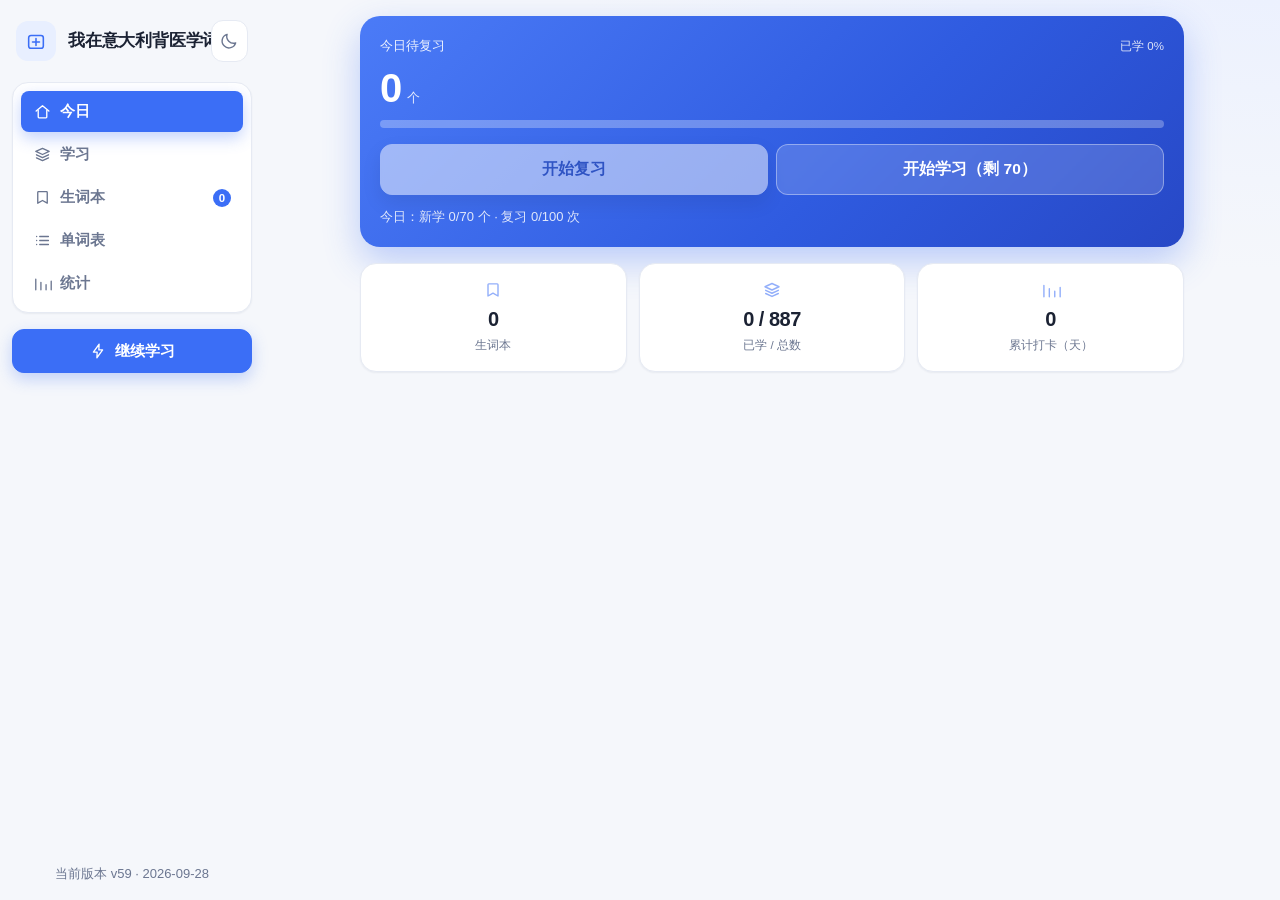
<file: index.html>
<!DOCTYPE html>
<html lang="zh-CN">
<head>
<meta charset="utf-8">
<meta name="viewport" content="width=device-width, initial-scale=1, viewport-fit=cover">
<title>我在意大利背医学词汇 · 肝病门诊高频词</title>
<meta name="theme-color" content="#f4f6fb" media="(prefers-color-scheme: light)">
<meta name="theme-color" content="#0f1420" media="(prefers-color-scheme: dark)">
<meta name="format-detection" content="telephone=no">
<meta name="mobile-web-app-capable" content="yes">
<meta name="apple-mobile-web-app-capable" content="yes">
<meta name="apple-mobile-web-app-status-bar-style" content="default">
<meta name="app-build" content="v30">
<script>
/* 如果浏览器或 CDN 缓存了旧版页面，自动刷新取最新版（同一次会话最多自动刷新一次，避免循环） */
(function () {
  try {
    if (sessionStorage.getItem('mv.healed')) return;
    var mine = (document.querySelector('meta[name="app-build"]') || {}).content;
    if (!mine) return;
    fetch('app.js?t=' + Date.now(), { cache: 'no-store' })
      .then(function (r) { return r.text(); })
      .then(function (t) {
        var m = t.match(/const BUILD = '([^']+)'/);
        if (m && m[1] !== mine) {
          sessionStorage.setItem('mv.healed', '1');
          location.replace(location.pathname + '?u=' + Date.now());
        }
      })
      .catch(function () {});
  } catch (e) { /* 忽略 */ }
})();
</script>
<meta http-equiv="Cache-Control" content="no-cache, no-store, must-revalidate">
<link rel="manifest" href="manifest.json?v=22">
<link rel="icon" href="favicon.png">
<link rel="apple-touch-icon" href="apple-touch-icon.png">
<meta name="apple-mobile-web-app-title" content="背医学词汇">
<link rel="stylesheet" href="styles.css?v=16">
</head>
<body>

<!-- ============ 图标（统一线性风格） ============ -->
<svg class="sprite" aria-hidden="true" focusable="false">
  <symbol id="i-logo" viewBox="0 0 24 24"><path d="M4 8.5A2.5 2.5 0 0 1 6.5 6h11A2.5 2.5 0 0 1 20 8.5v9A2.5 2.5 0 0 1 17.5 20h-11A2.5 2.5 0 0 1 4 17.5z"/><path d="M12 9.2v7.6M8.2 13h7.6"/></symbol>
  <symbol id="i-home" viewBox="0 0 24 24"><path d="M4 11.4 12 4.6l8 6.8"/><path d="M6.6 10.6V19a1 1 0 0 0 1 1h8.8a1 1 0 0 0 1-1v-8.4"/></symbol>
  <symbol id="i-study" viewBox="0 0 24 24"><path d="M12 4.2 3.6 8.1 12 12l8.4-3.9z"/><path d="M4.4 12.4 12 15.9l7.6-3.5"/><path d="M4.4 16.2 12 19.7l7.6-3.5"/></symbol>
  <symbol id="i-book" viewBox="0 0 24 24"><path d="M7 4.6h10a1 1 0 0 1 1 1v13.6l-6-3.4-6 3.4V5.6a1 1 0 0 1 1-1z"/></symbol>
  <symbol id="i-list" viewBox="0 0 24 24"><path d="M8.5 7h11M8.5 12h11M8.5 17h11"/><path d="M4.6 7h.01M4.6 12h.01M4.6 17h.01"/></symbol>
  <symbol id="i-chart" viewBox="0 0 24 24"><path d="M3.5 20V6.5M10 20V10.5M16.5 20v-6.5M23 20v-11"/></symbol>
  <symbol id="i-sun" viewBox="0 0 24 24"><circle cx="12" cy="12" r="4"/><path d="M12 3v2M12 19v2M3 12h2M19 12h2M5.6 5.6l1.4 1.4M17 17l1.4 1.4M18.4 5.6 17 7M7 17l-1.4 1.4"/></symbol>
  <symbol id="i-moon" viewBox="0 0 24 24"><path d="M20 14.3A8.2 8.2 0 0 1 9.7 4 8.3 8.3 0 1 0 20 14.3z"/></symbol>
  <symbol id="i-sound" viewBox="0 0 24 24"><path d="M4.5 9.6h3L11.8 6v12l-4.3-3.6h-3z"/><path d="M15 9.6a3.6 3.6 0 0 1 0 4.8M17.6 7a7 7 0 0 1 0 10"/></symbol>
  <symbol id="i-star" viewBox="0 0 24 24"><path d="M12 4.5l2.4 4.9 5.4.8-3.9 3.8.9 5.4-4.8-2.6-4.8 2.6.9-5.4L4.2 10.2l5.4-.8z"/></symbol>
  <symbol id="i-back" viewBox="0 0 24 24"><path d="M14.5 6.5 9 12l5.5 5.5"/></symbol>
  <symbol id="i-search" viewBox="0 0 24 24"><circle cx="10.8" cy="10.8" r="5.8"/><path d="M15.2 15.2 20 20"/></symbol>
  <symbol id="i-trash" viewBox="0 0 24 24"><path d="M6 7h12"/><path d="M9.5 7V5.5h5V7"/><path d="M8 7l.7 11h6.6L16 7"/></symbol>
  <symbol id="i-bolt" viewBox="0 0 24 24"><path d="M13.5 3 5.8 13.4h5.1L10.5 21l7.7-10.4h-5.1z"/></symbol>
</svg>

<div class="app">

  <header class="topbar">
    <div class="brand">
      <span class="logo"><svg class="ic"><use href="#i-logo"/></svg></span>
      <div>
        <h1>我在意大利背医学词汇</h1>
        <p class="sub">意大利肝病门诊真实对话 · 按频率排序</p>
      </div>
    </div>
    <button id="themeBtn" class="icon-btn" title="切换深浅色" aria-label="切换深浅色">
      <svg class="ic ic-sun"><use href="#i-sun"/></svg>
      <svg class="ic ic-moon"><use href="#i-moon"/></svg>
    </button>
  </header>

  <div class="rail">
    <nav class="tabs" id="tabs">
      <button class="tab active" data-view="home"><svg class="ic"><use href="#i-home"/></svg><span>今日</span></button>
      <button class="tab" data-view="study"><svg class="ic"><use href="#i-study"/></svg><span>学习</span></button>
      <button class="tab" data-view="wordbook"><svg class="ic"><use href="#i-book"/></svg><span>生词本</span><span class="pill" id="bookPill">0</span></button>
      <button class="tab" data-view="all"><svg class="ic"><use href="#i-list"/></svg><span>单词表</span></button>
      <button class="tab" data-view="stats"><svg class="ic"><use href="#i-chart"/></svg><span>统计</span></button>
    </nav>
    <button class="btn primary rail-go" id="railGo"><svg class="ic"><use href="#i-bolt"/></svg><span>继续学习</span></button>
  </div>

  <main>

    <!-- ============ 今日 ============ -->
    <section class="view active" id="view-home">
      <div class="hero">
        <div class="hero-head">
          <span class="hero-label">今日待复习</span>
          <span class="hero-tag" id="homeTip"></span>
        </div>
        <div class="hero-num"><span id="homeDue">0</span><small>个</small></div>
        <div class="progress hero-progress"><div class="bar" id="homeBar"></div></div>
        <div class="hero-actions">
          <button class="btn primary big" id="btnStartReview">开始复习</button>
          <button class="btn big" id="btnStartLearn">学习新词</button>
        </div>
        <p class="muted small hero-line" id="todayLine"></p>
      </div>

      <div class="tiles">
        <div class="stat-card">
          <svg class="ic"><use href="#i-book"/></svg>
          <span class="stat-num" id="homeBook">0</span>
          <span class="stat-label">生词本</span>
        </div>
        <div class="stat-card">
          <svg class="ic"><use href="#i-study"/></svg>
          <span class="stat-num" id="homeLearned">0</span>
          <span class="stat-label">已学 / 总数</span>
        </div>
        <div class="stat-card">
          <svg class="ic"><use href="#i-chart"/></svg>
          <span class="stat-num" id="homeStreak">0</span>
          <span class="stat-label">累计打卡（天）</span>
        </div>
      </div>
    </section>

    <!-- ============ 学习 / 复习 ============ -->
    <section class="view" id="view-study">
      <div class="study-top">
        <div class="progress"><div class="bar" id="studyBar"></div></div>
        <span class="muted small" id="studyCounter"></span>
      </div>

      <div class="study-card" id="studyCard">
        <div class="card-meta">
          <button class="mini" id="btnPrev" title="回到上一个"><svg class="ic"><use href="#i-back"/></svg>上一个</button>
          <span class="grow"></span>
          <span class="rank" id="cardRank"></span>
          <span class="mode-tag" id="cardMode"></span>
          <button class="mini danger" id="btnDel" title="从这个词库里删除"><svg class="ic"><use href="#i-trash"/></svg></button>
          <button class="mini fav" id="btnFav" title="收藏这个词"><svg class="ic"><use href="#i-star"/></svg><span>收藏</span></button>
        </div>
        <div class="card-body">
          <div class="word-en" id="cardEn">—</div>
          <button class="ipa-btn" id="cardIpa" title="点击朗读">/—/</button>
          <p class="card-ex" id="cardEx"></p>
          <div class="answer hidden" id="cardAnswer">
            <div class="answer-zh" id="cardZh"></div>
            <div class="answer-full muted small" id="cardFull"></div>
          </div>
        </div>
        <button class="speak-fab" id="btnSpeak" title="朗读这个词" aria-label="朗读"><svg class="ic"><use href="#i-sound"/></svg></button>
      </div>

      <div class="btn-row study-actions" id="studyActions">
        <button class="btn ghost" id="btnReveal">显示答案</button>
        <button class="btn danger" id="btnUnknown">不认识</button>
        <button class="btn success" id="btnKnown">认识</button>
      </div>

      <div class="panel empty hidden" id="studyEmpty">
        <h2 id="emptyTitle">暂时没有内容</h2>
        <p class="muted" id="emptyText"></p>
        <div class="btn-row center">
          <button class="btn primary" id="btnEmptyAction">返回今日</button>
          <button class="btn" id="btnPrev2">回到上一张</button>
        </div>
      </div>
    </section>

    <!-- ============ 生词本 ============ -->
    <section class="view" id="view-wordbook">
      <div class="panel">
        <div class="panel-head">
          <h2>我的生词本</h2>
          <span class="muted small" id="bookSummary"></span>
        </div>
        <div class="toolbar">
          <label class="search-wrap">
            <svg class="ic"><use href="#i-search"/></svg>
            <input id="bookSearch" class="search" type="search" placeholder="搜索英文 / 中文 / 音标…">
          </label>
          <div class="filters" id="bookFilters">
            <button class="chip active" data-f="due">待复习</button>
            <button class="chip" data-f="all">全部</button>
            <button class="chip" data-f="mastered">已掌握</button>
            <button class="chip" data-f="fav">收藏</button>
          </div>
        </div>
        <div class="btn-row">
          <button class="btn primary" id="btnExtraReview">立即复习生词（不等时间）</button>
        </div>
        <div class="list" id="bookList"></div>
      </div>
    </section>

    <!-- ============ 单词表 ============ -->
    <section class="view" id="view-all">
      <div class="panel">
        <div class="panel-head"><h2>单词表</h2><span class="muted small" id="allCount">476 条</span></div>
        <div class="toolbar">
          <label class="search-wrap">
            <svg class="ic"><use href="#i-search"/></svg>
            <input id="searchInput" class="search" type="search" placeholder="搜索英文 / 中文 / 音标…">
          </label>
          <div class="filters" id="allFilters">
            <button class="chip active" data-f="all">全部</button>
            <button class="chip" data-f="new">还没学</button>
            <button class="chip" data-f="known">已认识</button>
            <button class="chip" data-f="book">生词本</button>
            <button class="chip" data-f="mastered">已掌握</button>
          </div>
        </div>
        <div class="list" id="allList"></div>
      </div>
    </section>

    <!-- ============ 统计 / 设置 ============ -->
    <section class="view" id="view-stats">
      <div class="panel">
        <div class="panel-head"><h2>学习数据</h2></div>
        <div class="cards small-cards">
          <div class="stat-card"><span class="stat-num" id="stLearned">0</span><span class="stat-label">已学词数</span></div>
          <div class="stat-card"><span class="stat-num" id="stKnown">0</span><span class="stat-label">标为已认识</span></div>
          <div class="stat-card"><span class="stat-num" id="stBook">0</span><span class="stat-label">生词总数</span></div>
          <div class="stat-card"><span class="stat-num" id="stMastered">0</span><span class="stat-label">已掌握</span></div>
          <div class="stat-card"><span class="stat-num" id="stToday">0</span><span class="stat-label">今日复习次数</span></div>
          <div class="stat-card"><span class="stat-num" id="stRate">0%</span><span class="stat-label">复习正确率</span></div>
        </div>
        <div class="chart-wrap"><h3>近 7 天复习量</h3><div class="chart" id="chart7"></div></div>
        <div class="chart-wrap"><h3>生词阶段分布</h3><div class="chart" id="chartStage"></div></div>
      </div>

      <div class="panel">
        <div class="panel-head"><h2>设置</h2></div>
        <div class="group">
          <h3>学习偏好</h3>
          <label class="field">
            <span>答完后何时下一张</span>
            <select id="reviewMode">
              <option value="auto">显示答案 1.5 秒后下一张</option>
              <option value="instant">立刻下一张</option>
              <option value="manual">手动点「下一个」</option>
            </select>
          </label>
          <label class="field">
            <span>一次学习多少个</span>
            <select id="sessionSize">
              <option value="9999">不限</option>
              <option value="10">10 个</option>
              <option value="20">20 个</option>
              <option value="30">30 个</option>
              <option value="50">50 个</option>
            </select>
          </label>
          <label class="field">
            <span>每日新学上限</span>
            <select id="dayLearn">
              <option value="9999">不限</option>
              <option value="10">10 个</option>
              <option value="20">20 个</option>
              <option value="30">30 个</option>
              <option value="50">50 个</option>
              <option value="70">70 个</option>
              <option value="100">100 个</option>
            </select>
          </label>
          <label class="field">
            <span>每日复习上限</span>
            <select id="dayReview">
              <option value="9999">不限</option>
              <option value="50">50 次</option>
              <option value="100">100 次</option>
              <option value="200">200 次</option>
              <option value="300">300 次</option>
            </select>
          </label>
          <label class="field check">
            <span>自动朗读（英式男声）</span>
            <input type="checkbox" id="autoSpeak">
          </label>
        </div>

        <div class="group">
          <h3>进度备份</h3>
          <p class="muted small">手机上点「一键备份」会弹出系统面板 → 在里面选「<b>存储到"文件"</b>」；电脑上直接下载。都不会跳走页面。</p>
          <div class="btn-row">
            <button class="btn primary" id="btnExport">一键备份</button>
            <button class="btn" id="btnImport">一键恢复</button>
          </div>
          <input type="file" id="fileInput" class="hidden" accept=".json,application/json,text/plain">
          <p class="muted small">「一键恢复」直接用 App 自己每天存的备份，不弹窗口；想挑更早的文件备份：<button class="mini" id="btnPickFile">从「文件」里选一份</button></p>
          <p class="muted small" id="backupInfo"></p>
        </div>

        <div class="group danger-zone">
          <h3>维护</h3>
          <div class="btn-row">
            <button class="btn" id="btnCheckUpdate">更新到最新版本</button>
            <span class="muted small" id="updateInfo"></span>
          </div>
          <details class="details" id="goneBox" hidden>
            <summary>已删除的词（<span id="goneCount">0</span>）</summary>
            <p class="muted small">点某一行末尾的「恢复」只找回那个词；想全部找回用下面的按钮。</p>
            <div class="list" id="goneList"></div>
            <div class="btn-row">
              <button class="btn" id="btnRestore">全部找回</button>
            </div>
          </details>
          <div class="btn-row">
            <button class="btn danger" id="btnReset">清空所有学习记录</button>
          </div>
        </div>
      </div>
    </section>

  </main>

  <footer class="foot muted small">
    <span id="buildInfo" class="muted small"></span>
  </footer>

</div>

<div class="toast" id="toast"></div>

<script src="app.js?v=59"></script>
</body>
</html>
</file>
<file: styles.css>
/* ==========================================================================
   我在意大利背医学词汇 · 样式表
   结构：1 设计令牌  2 基础  3 布局骨架  4 导航（手机底栏 / 平板顶栏 / 桌面侧栏）
        5 通用组件  6 各功能模块  7 动画  8 响应式细节
   ========================================================================== */

/* ---------- 1. 设计令牌 ---------- */
:root {
  /* 颜色（浅色） */
  --bg: #f5f7fb;
  --bg-gradient: radial-gradient(1200px 600px at 100% -10%, #e9efff 0%, rgba(233, 239, 255, 0) 60%);
  --surface: #ffffff;
  --surface-2: #f2f5fb;
  --text: #1b2233;
  --text-2: #46506b;
  --muted: #6b7690;
  --line: #e6eaf3;
  --primary: #3b6ef6;
  --primary-ink: #ffffff;
  --primary-soft: #e8efff;
  --success: #14a06b;
  --success-soft: #e3f7ef;
  --danger: #e5484d;
  --danger-soft: #fdecec;
  --warn: #c98200;
  --warn-soft: #fff4dd;
  /* 间距 */
  --sp-1: 4px;  --sp-2: 8px;  --sp-3: 12px; --sp-4: 16px; --sp-5: 20px; --sp-6: 28px;
  /* 圆角 */
  --r-xs: 8px; --r-sm: 12px; --r-md: 16px; --r-lg: 20px; --r-full: 999px;
  /* 字号 */
  --fs-xs: 11.5px; --fs-sm: 13px; --fs-md: 14.5px; --fs-lg: 17px; --fs-xl: 20px; --fs-2xl: 30px;
  /* 阴影 */
  --shadow-sm: 0 1px 2px rgba(24, 39, 75, .06);
  --shadow: 0 6px 20px rgba(28, 45, 90, .07);
  --shadow-lg: 0 14px 40px rgba(28, 45, 90, .12);
  --ring: 0 0 0 3px color-mix(in srgb, var(--primary) 22%, transparent);
  --ease: cubic-bezier(.2, .7, .3, 1);
  --rail-w: 264px;
  --tabbar-h: 62px;
}

html[data-theme="dark"] {
  --bg: #0f1420;
  --bg-gradient: radial-gradient(1200px 600px at 100% -10%, #16203a 0%, rgba(22, 32, 58, 0) 60%);
  --surface: #171d2b;
  --surface-2: #1f2739;
  --text: #e8ecf6;
  --text-2: #b9c2d8;
  --muted: #96a0b8;
  --line: #262e42;
  --primary: #6d93ff;
  --primary-ink: #0f1420;
  --primary-soft: #1d2740;
  --success: #3ecf95;
  --success-soft: #14291f;
  --danger: #ff6b70;
  --danger-soft: #2c1a1c;
  --warn: #e8b45c;
  --warn-soft: #33280f;
  --shadow-sm: 0 1px 2px rgba(0, 0, 0, .3);
  --shadow: 0 8px 24px rgba(0, 0, 0, .35);
  --shadow-lg: 0 16px 44px rgba(0, 0, 0, .45);
}

/* ---------- 2. 基础 ---------- */
* { box-sizing: border-box; }
html {
  -webkit-text-size-adjust: 100%; text-size-adjust: 100%;
  -webkit-tap-highlight-color: transparent;   /* 手机上点按钮不再闪灰色方块 */
}

body {
  margin: 0;
  background: var(--bg);
  background-image: var(--bg-gradient);
  background-attachment: fixed;
  color: var(--text);
  font: 15px/1.55 -apple-system, "Segoe UI", "PingFang SC", "Microsoft YaHei", Roboto, Helvetica, Arial, sans-serif;
  -webkit-font-smoothing: antialiased;
  overscroll-behavior-y: contain;
}

h1, h2, h3 { margin: 0; font-weight: 650; letter-spacing: -.2px; }
h1 { font-size: var(--fs-lg); }
h2 { font-size: var(--fs-lg); }
h3 { font-size: var(--fs-sm); color: var(--muted); font-weight: 600; }
p { margin: var(--sp-1) 0 0; }

.muted { color: var(--muted); }
.small { font-size: var(--fs-sm); }
.hidden { display: none !important; }
.grow { flex: 1 1 auto; }
.center { justify-content: center; }
.sprite { display: none; }

.ic {
  width: 20px; height: 20px; flex: 0 0 auto;
  fill: none; stroke: currentColor; stroke-width: 1.7;
  stroke-linecap: round; stroke-linejoin: round;
}
.ic-num { font-variant-numeric: tabular-nums; }

::selection { background: color-mix(in srgb, var(--primary) 26%, transparent); }

/* ---------- 3. 布局骨架 ---------- */
.app {
  display: grid;
  grid-template-columns: 1fr;
  grid-template-rows: auto auto 1fr auto;
  grid-template-areas: "topbar" "rail" "main" "foot";
  min-height: 100vh;
  min-height: 100dvh;
}
.app > .topbar { grid-area: topbar; }
.app > .rail { grid-area: rail; }
.app > main { grid-area: main; }
.app > .foot { grid-area: foot; }

main {
  display: flex; flex-direction: column;      /* 让各页面能撑满可用高度 */
  padding: var(--sp-4) var(--sp-4) 0; min-height: 0;
}

.view { display: none; }
.view.active {
  display: flex; flex-direction: column; gap: var(--sp-4);
  min-height: 0; flex: 1 1 auto;
  animation: view-in .22s var(--ease);
}

.foot { margin: var(--sp-2) 0 0; padding: 0 var(--sp-4) var(--sp-3); text-align: center; }

/* ---------- 4. 导航 ---------- */
.topbar {
  display: flex; align-items: center; justify-content: space-between; gap: var(--sp-3);
  padding: calc(var(--sp-4) + env(safe-area-inset-top)) var(--sp-4) var(--sp-3);
}
.brand { display: flex; align-items: center; gap: var(--sp-3); min-width: 0; }
.logo {
  width: 40px; height: 40px; border-radius: var(--r-sm); flex: 0 0 auto;
  display: grid; place-items: center; color: var(--primary);
  background: var(--primary-soft);
}
.logo .ic { width: 22px; height: 22px; }
.sub { margin: 2px 0 0; font-size: var(--fs-xs); color: var(--muted); }
.brand h1 { white-space: nowrap; overflow: hidden; text-overflow: ellipsis; }

.icon-btn {
  display: grid; place-items: center; position: relative;
  width: 42px; height: 42px; border-radius: var(--r-sm); cursor: pointer;
  border: 1px solid var(--line); background: var(--surface); color: var(--muted);
  transition: color .18s var(--ease), background .18s var(--ease), box-shadow .18s var(--ease);
}
.icon-btn:hover { color: var(--primary); box-shadow: var(--shadow-sm); }
.icon-btn .ic { position: absolute; transition: opacity .2s var(--ease), transform .3s var(--ease); }
.icon-btn .ic-sun { opacity: 0; transform: rotate(-40deg) scale(.8); }
.icon-btn .ic-moon { opacity: 1; transform: none; }
html[data-theme="dark"] .icon-btn .ic-sun { opacity: 1; transform: none; }
html[data-theme="dark"] .icon-btn .ic-moon { opacity: 0; transform: rotate(40deg) scale(.8); }

.rail { display: flex; flex-direction: column; gap: var(--sp-3); padding: 0 var(--sp-4) var(--sp-2); }

.tabs {
  display: flex; gap: var(--sp-1); align-items: stretch;
  overflow-x: auto; scrollbar-width: none;
  background: var(--surface); border: 1px solid var(--line); border-radius: var(--r-full);
  padding: var(--sp-1); box-shadow: var(--shadow-sm);
}
.tabs::-webkit-scrollbar { display: none; }
.tab {
  display: inline-flex; align-items: center; justify-content: center; gap: var(--sp-2);
  flex: 1 1 auto; white-space: nowrap; cursor: pointer;
  border: 0; background: transparent; color: var(--muted);
  padding: 9px var(--sp-3); border-radius: var(--r-full);
  font-size: var(--fs-md); font-weight: 600;
  transition: background .18s var(--ease), color .18s var(--ease), transform .12s var(--ease);
}
.tab .ic { width: 18px; height: 18px; }
.tab.active { background: var(--primary-soft); color: var(--primary); }
.tab:active { transform: scale(.97); }
.pill {
  display: inline-block; min-width: 18px; padding: 0 5px; margin-left: 2px;
  border-radius: var(--r-full); background: var(--primary); color: var(--primary-ink);
  font-size: var(--fs-xs); line-height: 18px; text-align: center; font-weight: 600;
}
.tab.active .pill { background: var(--primary); color: #fff; }
html[data-theme="dark"] .tab.active .pill { color: var(--primary-ink); }

.rail .rail-go { display: none; }

/* ---------- 5. 通用组件 ---------- */
.panel {
  background: var(--surface); border: 1px solid var(--line); border-radius: var(--r-lg);
  padding: var(--sp-5); box-shadow: var(--shadow);
  display: flex; flex-direction: column; min-height: 0;
}
.panel-head {
  display: flex; align-items: baseline; justify-content: space-between;
  gap: var(--sp-3); flex-wrap: wrap;
}

.group { margin-top: var(--sp-5); padding-top: var(--sp-4); border-top: 1px solid var(--line); }
.group > h3 { margin-bottom: var(--sp-2); }
.group:first-of-type { border-top: 0; padding-top: 0; }
.danger-zone > h3 { color: var(--danger); }

.btn-row { display: flex; gap: var(--sp-2); margin-top: var(--sp-3); flex-wrap: wrap; align-items: center; }
.btn {
  display: inline-flex; align-items: center; justify-content: center; gap: var(--sp-2);
  border: 1px solid var(--line); background: var(--surface); color: var(--text);
  padding: 11px var(--sp-4); border-radius: var(--r-sm); min-height: 44px;
  font-size: var(--fs-md); font-weight: 600; cursor: pointer;
  transition: transform .1s var(--ease), box-shadow .18s var(--ease), background .18s var(--ease), border-color .18s var(--ease);
}
.btn .ic { width: 18px; height: 18px; }
.btn:hover { box-shadow: var(--shadow-sm); border-color: color-mix(in srgb, var(--primary) 35%, var(--line)); }
.btn:active { transform: scale(.985); }
.btn.primary { background: var(--primary); border-color: var(--primary); color: #fff; box-shadow: 0 6px 16px color-mix(in srgb, var(--primary) 28%, transparent); }
html[data-theme="dark"] .btn.primary { color: var(--primary-ink); }
.btn.success { background: var(--success); border-color: var(--success); color: #fff; }
.btn.danger { background: var(--danger-soft); border-color: transparent; color: var(--danger); }
.btn.ghost { background: var(--surface-2); border-color: transparent; color: var(--text-2); }
.btn.big { flex: 1 1 150px; padding: 14px var(--sp-4); font-size: 15.5px; }
.btn[disabled] { opacity: .45; cursor: not-allowed; box-shadow: none; }
a.btn { text-decoration: none; }   /* 「去生成令牌」用的是链接，去掉下划线 */

kbd {
  font: 11px/1.4 ui-monospace, monospace; padding: 1px 5px; margin-left: var(--sp-1);
  border: 1px solid color-mix(in srgb, currentColor 25%, transparent);
  border-bottom-width: 2px; border-radius: 6px; opacity: .8;
}

.mini {
  display: inline-flex; align-items: center; gap: 5px; white-space: nowrap;
  border: 1px solid var(--line); background: var(--surface); color: var(--text-2);
  border-radius: var(--r-xs); padding: 6px 10px; min-height: 34px;
  font-size: var(--fs-sm); font-weight: 600; cursor: pointer;
  transition: background .15s var(--ease), color .15s var(--ease), border-color .15s var(--ease), transform .1s var(--ease);
}
.mini .ic { width: 16px; height: 16px; }
.mini:active { transform: scale(.96); }
/* 只放图标的迷你按钮（列表里的朗读 / 收藏） */
.mini.ico { width: 34px; padding: 0; justify-content: center; }
.mini.ico .ic { width: 17px; height: 17px; }
.mini.ok { color: var(--success); border-color: transparent; background: var(--success-soft); }
.mini.danger { color: var(--danger); border-color: transparent; background: var(--danger-soft); }
.mini.fav.on { color: var(--warn); border-color: transparent; background: var(--warn-soft); }
.mini.fav.on .ic { fill: currentColor; }
.mini[disabled] { opacity: .4; }

.chip {
  display: inline-flex; align-items: center; min-height: 34px;
  border: 1px solid var(--line); background: var(--surface); color: var(--muted);
  padding: 6px 13px; border-radius: var(--r-full); font-size: var(--fs-sm); font-weight: 600; cursor: pointer;
  transition: background .16s var(--ease), color .16s var(--ease), border-color .16s var(--ease);
}
.chip:hover { color: var(--text-2); border-color: color-mix(in srgb, var(--primary) 30%, var(--line)); }
.chip.active { background: var(--primary); border-color: var(--primary); color: #fff; }

.filters { display: flex; gap: var(--sp-2); flex-wrap: wrap; }

.toolbar { display: flex; flex-direction: column; gap: var(--sp-3); margin-top: var(--sp-3); }
.search-wrap { display: block; position: relative; }
.search-wrap .ic {
  position: absolute; left: 12px; top: 50%; transform: translateY(-50%);
  width: 17px; height: 17px; color: var(--muted); pointer-events: none;
}
.search {
  width: 100%; padding: 11px var(--sp-4) 11px 38px; border-radius: var(--r-sm);
  border: 1px solid var(--line); background: var(--surface-2); color: var(--text);
  font-size: var(--fs-md); transition: border-color .18s var(--ease), box-shadow .18s var(--ease);
}
.search:focus { outline: none; border-color: var(--primary); box-shadow: var(--ring); background: var(--surface); }
textarea.search { min-height: 92px; resize: vertical; line-height: 1.45; padding-left: var(--sp-4); font-family: ui-monospace, Consolas, monospace; font-size: var(--fs-sm); word-break: break-all; }

select {
  padding: 10px var(--sp-3); border-radius: var(--r-sm); border: 1px solid var(--line);
  background: var(--surface-2); color: var(--text); font-size: var(--fs-md); cursor: pointer;
  transition: border-color .18s var(--ease), box-shadow .18s var(--ease);
}
select:focus { outline: none; border-color: var(--primary); box-shadow: var(--ring); }

.field { display: flex; align-items: center; justify-content: space-between; gap: var(--sp-3); margin-top: var(--sp-3); }
.field > span { font-size: var(--fs-md); color: var(--text-2); }

input[type="checkbox"] {
  appearance: none; -webkit-appearance: none; position: relative;
  width: 52px; height: 32px; margin: 0; border-radius: var(--r-full); flex: 0 0 auto;
  background: var(--line); cursor: pointer; transition: background .2s var(--ease);
}
input[type="checkbox"]::after {
  content: ''; position: absolute; top: 3px; left: 3px; width: 26px; height: 26px;
  border-radius: 50%; background: #fff; box-shadow: 0 1px 3px rgba(0, 0, 0, .25);
  transition: transform .2s var(--ease);
}
input[type="checkbox"]:checked { background: var(--primary); }
input[type="checkbox"]:checked::after { transform: translateX(20px); }

.progress { flex: 1; height: 8px; border-radius: var(--r-full); background: var(--line); overflow: hidden; }
.bar { height: 100%; width: 0; border-radius: var(--r-full); background: var(--primary); transition: width .3s var(--ease); }

.status-chip {
  display: inline-flex; align-items: center; font-size: var(--fs-xs); font-weight: 600;
  padding: 2px 8px; border-radius: var(--r-full); background: var(--surface-2); color: var(--muted);
}
.status-chip.book { background: var(--danger-soft); color: var(--danger); }
.status-chip.known { background: var(--success-soft); color: var(--success); }
.status-chip.mastered { background: var(--primary-soft); color: var(--primary); }
.status-chip.fav { background: var(--warn-soft); color: var(--warn); }

.steps { margin: var(--sp-3) 0 0; padding-left: 20px; }
.steps li { margin: var(--sp-2) 0; line-height: 1.7; font-size: var(--fs-sm); color: var(--text-2); }
.steps .mini, .steps .btn { margin-left: var(--sp-2); vertical-align: middle; }
.details { margin-top: var(--sp-3); border-top: 1px dashed var(--line); padding-top: var(--sp-3); }
.details summary {
  cursor: pointer; display: flex; align-items: center; min-height: 34px;
  font-size: var(--fs-sm); color: var(--muted); font-weight: 600;
}
.details summary::-webkit-details-marker { display: none; }
.details summary::before { content: '＋'; margin-right: 6px; color: var(--primary); font-weight: 700; }
.details[open] summary::before { content: '－'; }

/* ---------- 6. 功能模块 ---------- */

/* 今日：主入口 + 数据磁贴 */
.hero {
  display: flex; flex-direction: column; gap: var(--sp-3);
  padding: var(--sp-5); border-radius: var(--r-lg); color: #fff;
  background: linear-gradient(135deg, #4b7bf7 0%, #2f5be0 60%, #2748c6 100%);
  box-shadow: 0 14px 36px color-mix(in srgb, var(--primary) 32%, transparent);
}
html[data-theme="dark"] .hero { background: linear-gradient(135deg, #3557b8 0%, #2a4490 60%, #22376f 100%); }
.hero-head { display: flex; align-items: baseline; justify-content: space-between; gap: var(--sp-3); }
.hero-label { font-size: var(--fs-sm); opacity: .9; }
.hero-tag { font-size: var(--fs-xs); opacity: .85; }
.hero-num { display: flex; align-items: baseline; gap: 6px; font-variant-numeric: tabular-nums; }
.hero-num > span { font-size: 40px; font-weight: 750; letter-spacing: -1px; line-height: 1; }
.hero-num small { font-size: var(--fs-sm); opacity: .85; }
.hero-progress { flex: 0 0 auto; background: rgba(255, 255, 255, .28); height: 8px; }
.hero-progress .bar { background: #fff; }
.hero-actions { display: flex; gap: var(--sp-2); flex-wrap: wrap; margin-top: var(--sp-1); }
.hero-actions .btn { white-space: nowrap; }   /* 按钮文字不换行，挤不下就整颗换到下一行 */
.hero .btn { background: rgba(255, 255, 255, .16); border-color: rgba(255, 255, 255, .38); color: #fff; backdrop-filter: blur(2px); }
.hero .btn.primary { background: #fff; border-color: #fff; color: #24409e; box-shadow: 0 8px 20px rgba(0, 0, 0, .16); }
.hero .btn[disabled] { opacity: .5; }
.hero-line { margin: 0; color: rgba(255, 255, 255, .85) !important; }
.hero-line:empty { display: none; }

/* 首页：内容从顶部排（原来垂直居中，手机上方会留一大块空白） */
#view-home > .hero { flex: 0 0 auto; }
#view-home > .tiles { flex: 0 0 auto; }

/* 生词本 / 单词表：面板铺满，避免底部留白 */
#view-wordbook .panel,
#view-all .panel { flex: 1 1 auto; }

/* 统计：面板一起撑开 */
#view-stats .panel { flex: 1 1 auto; }

.tiles { display: grid; grid-template-columns: repeat(3, 1fr); gap: var(--sp-3); }
.tiles .stat-card { position: relative; padding: var(--sp-4) var(--sp-3); }
.tiles .stat-card > .ic { color: var(--primary); opacity: .55; margin-bottom: 2px; }

.cards { display: grid; grid-template-columns: repeat(3, 1fr); gap: var(--sp-3); }
.cards.small-cards { grid-template-columns: repeat(3, 1fr); }
.stat-card {
  display: flex; flex-direction: column; align-items: center; gap: 2px;
  background: var(--surface); border: 1px solid var(--line); border-radius: var(--r-md);
  padding: var(--sp-4) var(--sp-3); text-align: center; box-shadow: var(--shadow-sm);
}
.stat-num { display: block; font-size: var(--fs-xl); font-weight: 700; letter-spacing: -.5px; font-variant-numeric: tabular-nums; }
.stat-label { font-size: var(--fs-xs); color: var(--muted); }

/* 学习 */
.study-top { display: flex; align-items: center; gap: var(--sp-3); }
/* 手机上给右下角的喇叭留出空间，避免压住释义 */
@media (max-width: 719px) {
  .card-body { padding-bottom: 48px; }
}
#view-study { gap: var(--sp-3); }
.study-card {
  position: relative;
  flex: 1 1 auto; min-height: 300px;
  display: flex; flex-direction: column; gap: var(--sp-3);
  background: var(--surface); border: 1px solid var(--line); border-radius: var(--r-lg);
  padding: var(--sp-4); box-shadow: var(--shadow);
}
.study-card.card-anim .card-body { animation: card-in .24s var(--ease); }
.card-meta { display: flex; align-items: center; gap: var(--sp-2); row-gap: var(--sp-2); flex-wrap: wrap; }
.card-meta .mini { font-size: var(--fs-xs); padding: 6px 9px; }
.card-meta .mini[disabled] { opacity: .35; }
.card-meta .fav { margin-left: 0; }
.card-meta .rank, .card-meta .mode-tag {
  font-size: var(--fs-xs); font-weight: 600; padding: 4px 10px; border-radius: var(--r-full);
  background: var(--primary-soft); color: var(--primary); white-space: nowrap;
}
.card-meta .mode-tag { background: var(--success-soft); color: var(--success); }

.card-body {
  flex: 1 1 auto; min-height: 0;
  display: flex; flex-direction: column; align-items: center; justify-content: center; gap: var(--sp-2);
  text-align: center;
}
.word-en { font-size: clamp(27px, 6.4vw, 42px); font-weight: 700; letter-spacing: -.6px; line-height: 1.18; overflow-wrap: anywhere; }
.ipa-btn {
  border: 1px dashed var(--line); background: var(--surface-2); color: var(--primary);
  font: var(--fs-md)/1.4 ui-monospace, monospace; padding: 6px 12px; border-radius: var(--r-xs);
  max-width: 100%; cursor: pointer; transition: border-color .18s var(--ease), background .18s var(--ease);
}
.ipa-btn:hover { border-color: var(--primary); }
.card-ex { margin: var(--sp-3) 0 0; max-width: 34em; font-size: var(--fs-md); line-height: 1.6; color: var(--muted); font-style: italic; overflow-wrap: anywhere; }
.card-ex:empty { display: none; }

/* 卡片右下角的朗读喇叭 */
.speak-fab {
  position: absolute; right: var(--sp-4); bottom: var(--sp-4);
  width: 52px; height: 52px; display: grid; place-items: center;
  border-radius: 50%; cursor: pointer; color: var(--primary);
  border: 1px solid color-mix(in srgb, var(--primary) 28%, var(--line));
  background: color-mix(in srgb, var(--primary) 10%, var(--surface));
  box-shadow: var(--shadow-sm);
  transition: transform .12s var(--ease), background .18s var(--ease), box-shadow .18s var(--ease);
}
.speak-fab .ic { width: 24px; height: 24px; }
.speak-fab:hover { box-shadow: var(--shadow); }
.speak-fab:active { transform: scale(.94); background: color-mix(in srgb, var(--primary) 18%, var(--surface)); }
.speak-fab.playing { background: var(--primary); color: #fff; border-color: transparent; }
.answer { margin-top: var(--sp-4); animation: fade-in .24s var(--ease); }
.answer-zh { font-size: 22px; font-weight: 650; color: var(--success); overflow-wrap: anywhere; }
.answer-zh.unknown { color: var(--danger); }
.answer-zh[data-mark]:not([data-mark=""])::after {
  content: attr(data-mark); display: block; font-size: var(--fs-xs); font-weight: 500;
  color: var(--muted); margin-top: 3px;
}
.answer-full { margin-top: var(--sp-1); }

.study-actions { position: sticky; bottom: calc(var(--sp-3) + env(safe-area-inset-bottom)); flex-wrap: nowrap; }
.study-actions .btn { flex: 1 1 0; min-width: 0; padding: 12px 6px; font-size: var(--fs-md); white-space: nowrap; overflow: hidden; text-overflow: ellipsis; }
.study-actions .btn kbd { margin-left: 3px; }
.panel.empty { text-align: center; align-items: center; flex: 0 0 auto; }

/* 列表：扁平分隔线式（原来每行一个方框，又重又乱，还拉高了行高） */
.list { margin-top: var(--sp-2); display: flex; flex-direction: column; min-height: 0; }
.row {
  display: grid; grid-template-columns: minmax(0, 1fr) auto; gap: var(--sp-3); align-items: center;
  padding: 11px 4px; border-top: 1px solid var(--line);
  background: var(--surface); transition: background .16s var(--ease);
  content-visibility: auto; contain-intrinsic-size: auto 84px;   /* 屏幕外的行不渲染，长列表滑动更顺 */
}
.row:first-child { border-top: 0; }
.row-main { min-width: 0; }
.row .en { font-weight: 650; overflow-wrap: anywhere; }
.row .zh { font-size: var(--fs-sm); color: var(--text-2); }
.row .ipa { font-family: ui-monospace, monospace; font-size: 12.5px; color: var(--muted); }
.row .meta { display: flex; align-items: center; gap: 6px; flex-wrap: wrap; margin-top: 4px; font-size: var(--fs-xs); color: var(--muted); }
.row-actions { display: flex; gap: 6px; align-items: center; flex-wrap: nowrap; justify-content: flex-end; }
.row-tag {
  display: inline-block; padding: 1px 7px; border-radius: var(--r-full);
  background: var(--surface-2); color: var(--muted); font-size: var(--fs-xs); font-weight: 600;
  white-space: nowrap;
}
.row-tag.no { margin-right: 6px; color: var(--text-2); font-variant-numeric: tabular-nums; }
.row:hover { background: var(--surface-2); }
@media (hover: none) { .row:hover { background: var(--surface); } }
.list-empty { padding: var(--sp-5) 0; text-align: center; }
.list .more-btn {
  border: 0; border-top: 1px solid var(--line); border-radius: 0;
  background: var(--surface-2); color: var(--text-2); min-height: 46px; margin-top: 2px;
}
.list .more-btn:hover { background: var(--primary-soft); color: var(--primary); }

/* 图表 */
.chart-wrap { margin-top: var(--sp-5); }
.chart { display: flex; align-items: flex-end; gap: var(--sp-2); height: 116px; margin-top: var(--sp-2); }
.chart .col { flex: 1; display: flex; flex-direction: column; align-items: center; gap: 6px; }
.chart .col .v { font-size: var(--fs-xs); color: var(--muted); }
.chart .col .b { width: 100%; border-radius: var(--r-xs) var(--r-xs) 3px 3px; background: var(--primary); min-height: 3px; opacity: .9; }
.chart .col .t { font-size: 11px; color: var(--muted); }

/* 提示 */
.toast {
  position: fixed; left: 50%; bottom: calc(var(--sp-5) + env(safe-area-inset-bottom));
  transform: translate(-50%, 16px); z-index: 60;
  background: #1b2233; color: #fff; padding: 10px 18px; border-radius: var(--r-sm);
  font-size: var(--fs-sm); max-width: 90vw; text-align: center;
  opacity: 0; pointer-events: none; box-shadow: var(--shadow-lg);
  transition: opacity .2s var(--ease), transform .2s var(--ease);
}
html[data-theme="dark"] .toast { background: #2b3550; }
.toast.show { opacity: 1; transform: translate(-50%, 0); }

/* ---------- 7. 动画 ---------- */
@keyframes view-in { from { opacity: 0; transform: translateY(6px); } to { opacity: 1; transform: none; } }
@keyframes card-in { from { opacity: 0; transform: translateY(8px) scale(.99); } to { opacity: 1; transform: none; } }
@keyframes fade-in { from { opacity: 0; } to { opacity: 1; } }
@media (prefers-reduced-motion: reduce) {
  *, *::before, *::after { animation-duration: .001ms !important; transition-duration: .001ms !important; }
}

/* ---------- 8. 响应式 ---------- */

/* 手机：底部标签栏，拇指可达 */
@media (max-width: 719px) {
  .app { padding-bottom: calc(var(--tabbar-h) + env(safe-area-inset-bottom)); }
  .rail {
    position: fixed; left: 0; right: 0; bottom: 0; z-index: 40;
    padding: var(--sp-1) var(--sp-2) calc(var(--sp-1) + env(safe-area-inset-bottom));
    background: color-mix(in srgb, var(--surface) 88%, transparent);
    backdrop-filter: blur(14px);
    border-top: 1px solid var(--line);
    box-shadow: 0 -6px 24px rgba(28, 45, 90, .08);
  }
  .tabs {
    background: transparent; border: 0; box-shadow: none; padding: 0;
    gap: 0; border-radius: 0;
  }
  .tab {
    flex: 1 1 0; flex-direction: column; gap: 3px; padding: 6px 2px;
    border-radius: var(--r-sm); font-size: 11px; font-weight: 600;
  }
  .tab .ic { width: 22px; height: 22px; }
  .tab.active { background: transparent; color: var(--primary); }
  .tab.active .ic { transform: translateY(-1px); }
  .tab.active::after {
    content: ''; width: 16px; height: 3px; border-radius: 2px; background: var(--primary);
    position: absolute; transform: translateY(26px);
  }
  .tab { position: relative; }
  .pill { position: absolute; top: 2px; right: 18%; margin: 0; }
  .topbar { padding-bottom: var(--sp-2); }
  .sub { display: none; }
  main { padding: var(--sp-3) var(--sp-3) 0; }
  .view.active { gap: var(--sp-3); }
  .panel, .hero { padding: var(--sp-4); }
  .tiles { gap: var(--sp-2); }
  .study-actions { bottom: calc(var(--tabbar-h) + var(--sp-2) + env(safe-area-inset-bottom)); }
  .toast { bottom: calc(var(--tabbar-h) + var(--sp-4) + env(safe-area-inset-bottom)); }
  .foot { padding-bottom: var(--sp-2); opacity: .72; }
  /* 筛选标签排成一行横滑，不再换行占两行 */
  .filters { flex-wrap: nowrap; overflow-x: auto; scrollbar-width: none; padding-bottom: 2px; }
  .filters::-webkit-scrollbar { display: none; }
  .filters .chip { flex: 0 0 auto; }
}

/* 窄屏：列表行的按钮换到文字下面一行 */
@media (max-width: 560px) {
  .row { grid-template-columns: minmax(0, 1fr); gap: 8px; padding: 10px 2px; align-items: start; }
  .row-actions { justify-content: flex-start; flex-wrap: wrap; }   /* 按钮变多，允许换行，别撑出屏幕 */
  .row-actions .mini { font-size: 12px; min-height: 32px; padding: 5px 9px; }
  .row-actions .mini.ico { width: 32px; padding: 0; }
  #btnFav span { display: none; }
  .card-meta { justify-content: flex-start; }
}


/* 超小屏 */
@media (max-width: 359px) {
  .hero-num > span { font-size: 34px; }
  .tiles, .cards, .cards.small-cards { grid-template-columns: repeat(2, 1fr); }
  .tab { font-size: 10px; }
}

/* 平板：顶部横向导航 + 右侧快捷入口 */
@media (min-width: 720px) and (max-width: 1079px) {
  .topbar { max-width: 900px; margin: 0 auto; width: 100%; }
  main { max-width: 900px; margin: 0 auto; width: 100%; padding-top: var(--sp-2); }
  .foot { max-width: 900px; margin: 0 auto; width: 100%; }
  .rail {
    max-width: 900px; margin: 0 auto; width: 100%;
    flex-direction: row; align-items: center; gap: var(--sp-3);
    position: sticky; top: 0; z-index: 30;
    padding: var(--sp-2) var(--sp-4);
    background: color-mix(in srgb, var(--bg) 84%, transparent);
    backdrop-filter: blur(12px);
  }
  .tabs { flex: 1 1 auto; }
  .rail .rail-go { display: inline-flex; flex: 0 0 auto; }
  .cards.small-cards { grid-template-columns: repeat(6, 1fr); }
  .tiles { grid-template-columns: repeat(3, 1fr); }
}

/* 桌面：左侧栏 + 内容区 */
@media (min-width: 1080px) {
  .app {
    grid-template-columns: var(--rail-w) minmax(0, 1fr);
    grid-template-rows: auto 1fr auto;
    grid-template-areas: "topbar main" "rail main" "foot main";
  }
  .topbar { padding: var(--sp-5) var(--sp-4) var(--sp-3); }
  .sub { display: none; }
  .rail {
    position: sticky; top: 0; align-self: start;
    max-height: 100dvh; padding: var(--sp-2) var(--sp-3) var(--sp-4);
    gap: var(--sp-4);
  }
  .tabs { flex-direction: column; border-radius: var(--r-md); padding: var(--sp-2); gap: 2px; }
  .tab { justify-content: flex-start; padding: 11px var(--sp-3); border-radius: var(--r-xs); font-size: var(--fs-md); flex: 0 0 auto; }
  .tab .ic { width: 19px; height: 19px; }
  .tab.active { background: var(--primary); color: #fff; box-shadow: 0 6px 16px color-mix(in srgb, var(--primary) 30%, transparent); }
  html[data-theme="dark"] .tab.active { color: var(--primary-ink); }
  .tab.active .pill { background: rgba(255, 255, 255, .25); color: #fff; }
  .pill { margin-left: auto; }
  .rail .rail-go { display: inline-flex; width: 100%; }
  main { max-width: 880px; margin: 0 auto; width: 100%; padding: var(--sp-4) var(--sp-6) 0; }
  .foot { max-width: 880px; margin: 0 auto; width: 100%; padding: 0 var(--sp-6) var(--sp-4); }
  .cards { grid-template-columns: repeat(4, 1fr); }
  .cards.small-cards { grid-template-columns: repeat(6, 1fr); }
  .panel { padding: var(--sp-6); }
}

/* 触屏/输入细节 */
@media (hover: none) {
  .btn:hover, .mini:hover, .chip:hover, .icon-btn:hover { box-shadow: none; border-color: var(--line); }
}
@media (max-width: 719px) {
  input, select, textarea, .search { font-size: 16px; }
}
@media (orientation: landscape) and (max-height: 500px) {
  .study-card { min-height: 180px; }
}
</file>
